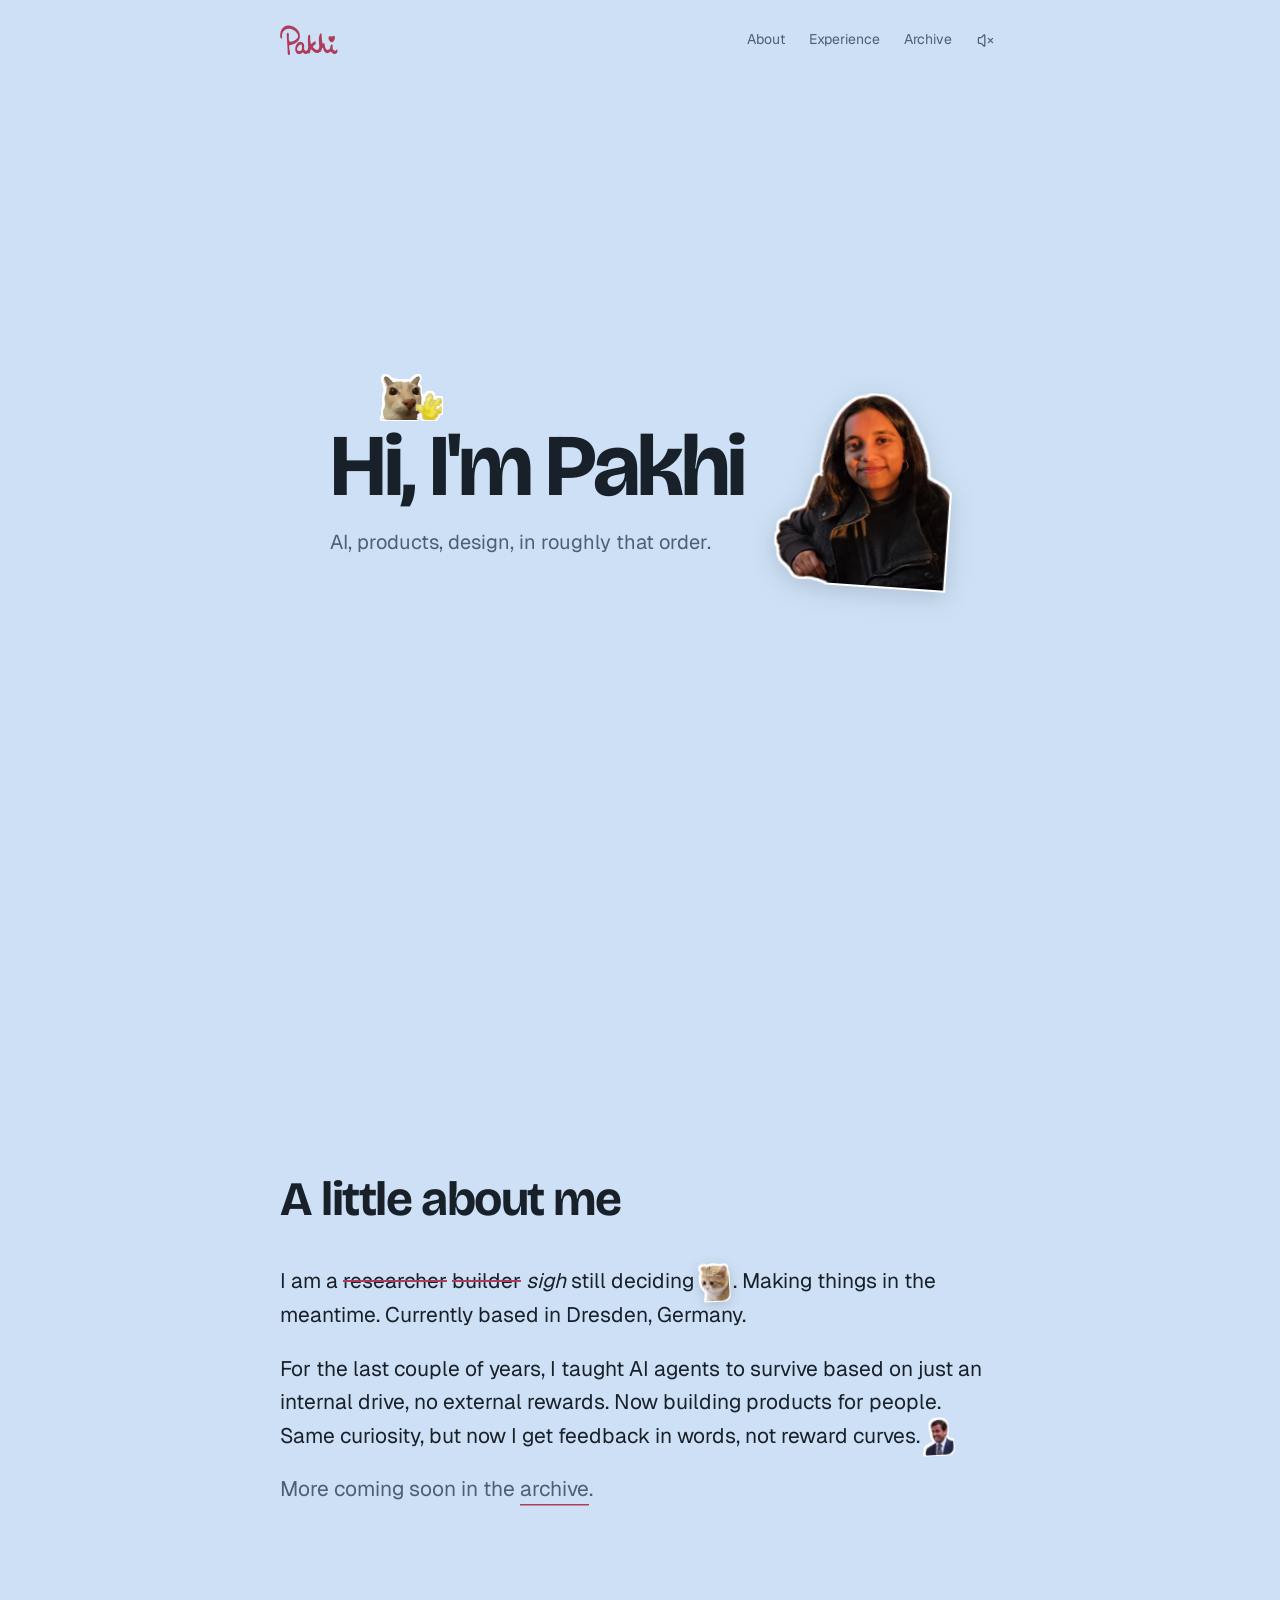
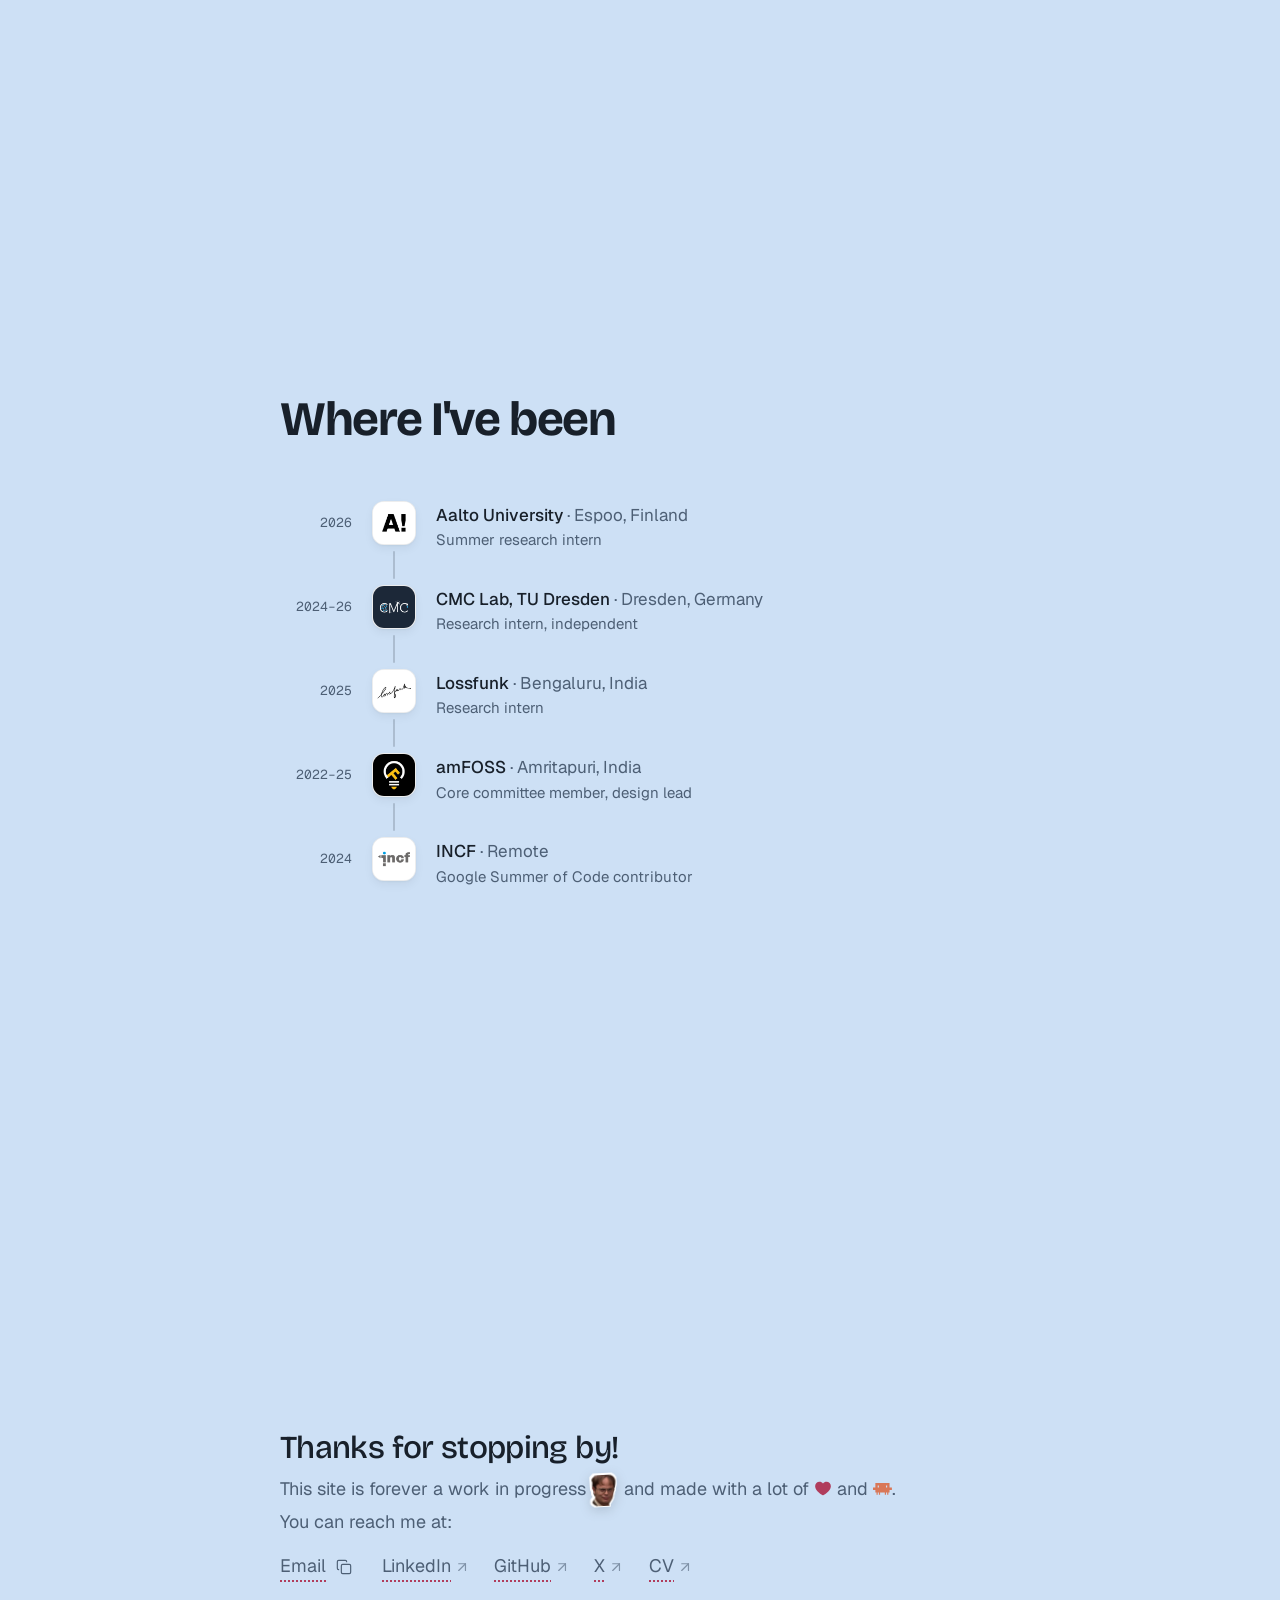
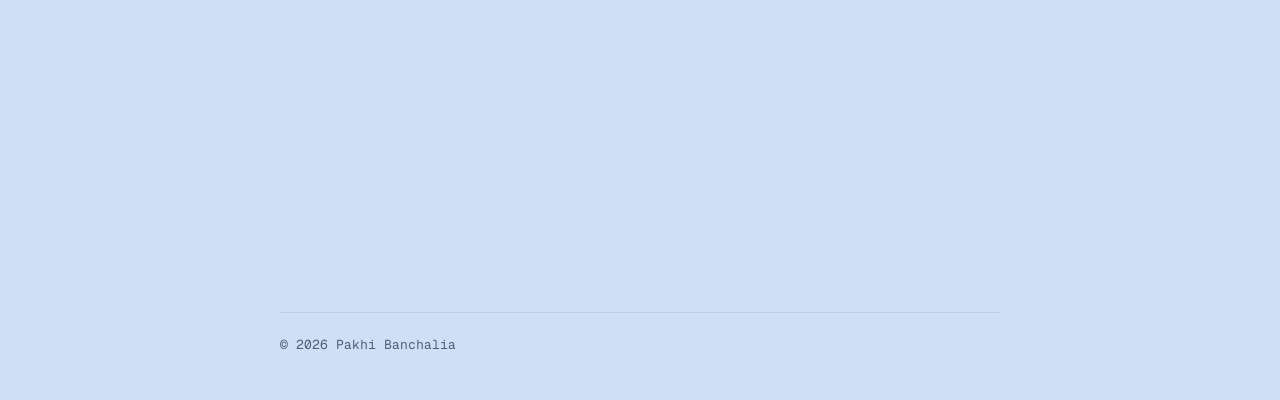
<file: index.html>
<!doctype html>
<html lang="en" data-palette="sky-rose">
<head>
  <meta charset="utf-8">
  <meta name="viewport" content="width=device-width, initial-scale=1">
  <link rel="icon" href="favicon.svg?v=6" type="image/svg+xml">
  <link rel="icon" href="favicon-32.png" sizes="32x32" type="image/png">
  <link rel="apple-touch-icon" href="apple-touch-icon.png">
  <title>Pakhi Banchalia</title>
  <meta name="description" content="Pakhi Banchalia's corner of the internet.">
  <link rel="preconnect" href="https://fonts.googleapis.com">
  <link rel="preconnect" href="https://fonts.gstatic.com" crossorigin>
  <link href="https://fonts.googleapis.com/css2?family=Bricolage+Grotesque:opsz,wdth,wght@12..96,75..100,400..800&family=Geist:wght@400;500&family=Geist+Mono&display=swap" rel="stylesheet">
  <link rel="stylesheet" href="styles.css?v=56">
  <script src="palette.js?v=5"></script>
  <script src="sfx.js?v=12" defer></script>
  <script src="nav.js?v=1" defer></script>
  <script src="music.js?v=11" defer></script>
  <script src="contact.js?v=3" defer></script>
  <script src="hello.js?v=7" defer></script>
</head>
<body>
  <header class="top">
    <a class="name" href="./" aria-label="Pakhi Banchalia, home"><svg class="sig" viewBox="0 0 762 423" fill="currentColor" aria-hidden="true"><path d="M0 0 C0.7 0.6 0.7 0.6 4.4 3.9 C5.7 5 6.9 6.1 8.2 7.2 C26.5 23.8 38.8 43.6 46.4 66.9 C47 68.6 47.5 70.4 48.1 72.1 C55 104.2 52.4 137 34.4 164.9 C32.1 167.2 29.8 169.6 27.4 171.9 C26.3 173.2 25.1 174.5 24 175.9 C-0.6 203.4 -34.1 215.4 -69.6 220.9 C-73.2 221.1 -76.8 221.3 -80.4 221.4 C-89.6 221.9 -89.6 221.9 -93.6 224.9 C-100.8 246.5 -94.9 280.2 -92.4 302.3 C-88.9 332.8 -88.9 332.8 -94.6 346.9 C-98.6 350.9 -98.6 350.9 -101.6 351.9 C-110.6 351.9 -110.6 351.9 -116.6 347.9 C-121.1 338.9 -121.7 333.5 -121.2 323.7 C-120.5 310.5 -120.5 297.2 -120.5 284 C-120.5 282.7 -120.5 282.7 -120.5 276.3 C-120.5 271 -120.5 265.7 -120.5 260.4 C-120.5 252.4 -120.5 244.4 -120.5 236.4 C-120.5 211.9 -120.6 187.5 -121.4 163 C-121.8 149.9 -121.8 136.9 -121.8 123.8 C-121.8 121.3 -121.8 118.7 -121.8 116.1 C-121.9 78.2 -121.9 78.2 -115.6 63.9 C-109.6 58.9 -109.6 58.9 -102.6 58.9 C-94.8 65.4 -94.1 70.2 -92.6 79.9 C-92.2 89.4 -93.3 98.5 -94.6 107.9 C-95.9 118 -95.9 127.8 -95.9 137.9 C-96 139.9 -96 141.9 -96 144 C-96 144.9 -96 144.9 -96.1 149.8 C-96.1 151.6 -96.1 153.3 -96.1 155.1 C-95.1 165 -89.3 171.2 -82.6 177.9 C-61.5 185 -35.8 172.6 -16.9 163.4 C-8 158.7 -1.2 152.5 5.8 145.5 C9.4 141.9 9.4 141.9 14.4 137.9 C24.6 124.7 28.1 113.6 27.4 96.9 C23.3 81.4 15.8 68.1 5.4 55.9 C4.1 54.3 2.7 52.6 1.4 50.9 C-12.8 36.7 -26.4 25.6 -44.6 16.9 C-47 15.7 -49.4 14.5 -51.8 13.2 C-77.9 2.3 -107.2 3.5 -133.6 12.9 C-143.3 17.3 -150 23.6 -157.6 30.9 C-159.2 32.2 -160.8 33.5 -162.4 34.8 C-170.6 42.9 -175.1 53.1 -178.6 63.9 C-179.3 66 -180 68.1 -180.8 70.3 C-183.9 81.5 -187.4 95.6 -183.6 106.9 C-183.4 114.6 -183.5 120.5 -185.6 127.9 C-186.3 128.6 -186.3 128.6 -189.6 131.9 C-195.6 131.9 -195.6 131.9 -202.6 125.9 C-211.9 109.1 -209.9 86 -205.6 67.9 C-205.4 65.9 -205.1 63.9 -204.8 61.8 C-198.9 27.8 -181 0.8 -153.6 -19.8 C-106.8 -50.3 -39.7 -34.9 0 0 Z " transform="translate(216.625,43.0625)"/><path d="M0 0 C8 1 8 1 13 6 C15 13.8 15.2 21.2 15.1 29.2 C15 30.4 15 30.4 15 36.3 C14.9 38.8 14.9 41.3 14.9 43.8 C14.7 64.2 15.5 83.8 18.2 104 C19.1 112.5 18.5 120.5 18 129 C20 133 20 133 22 134 C28 134 28 134 33 132 C41 132 41 132 46 136 C48.1 141.4 48.6 145.6 49.1 151.4 C49.3 153.4 49.6 155.5 49.8 157.6 C50.2 161.9 50.6 166.2 51 170.6 C51.1 171.6 51.1 171.6 51.6 176.8 C51.8 178.7 51.9 180.6 52.1 182.5 C54.5 197.2 61.6 208.6 72 219 C79.6 222.2 83.9 222.5 92 222 C107.1 215.3 114.3 206 121 191 C121.4 188.4 121.7 185.8 122.1 183.1 C124.2 173.2 128.1 159 137 153 C144 153 144 153 150 157 C156.8 170.7 153.7 185.6 151 200 C151 211.9 152.9 218.5 160.8 227.2 C168 233.7 174.7 237.6 184.4 238.6 C191.3 237.9 193.3 235.9 198 231 C203 226 203 226 207 225 C213 230 213 230 213.8 235.7 C212.1 251.7 207.2 265.5 195 276 C184.1 280.8 176.4 283 164.7 279.5 C147.7 272.7 138.2 264.3 128 249 C124 247 124 247 118 248 C117 248.8 117 248.8 111.9 252.7 C100.1 261.8 90.7 265.5 76 265 C60.1 262.2 49.3 253.1 39 241 C31.2 228.3 28.2 214.5 25.9 199.9 C25 195 25 195 22 192 C20 192 18 192 16 192 C12.9 196.4 12.9 196.4 10 202 C9.2 203.5 8.3 205 7.4 206.5 C5 212 5 212 2.5 221.1 C-0.7 232.4 -3 236.8 -13 243 C-13.9 243.1 -13.9 243.1 -18.4 243.4 C-25 244.1 -27.8 246.1 -33 250 C-41 255.4 -46 255.2 -55.6 255.3 C-57.8 255.3 -60.1 255.4 -62.4 255.4 C-82.3 254.1 -97.7 240.8 -111 227 C-113.7 223.7 -116.4 220.4 -119 217 C-123.7 212 -126.8 209.1 -133 206 C-135.3 206.3 -137.6 206.7 -140 207 C-144.1 215.9 -145.3 225.6 -147 235.1 C-148.8 243.7 -150.8 248.8 -157 255 C-164 257.8 -169.1 256.7 -176 254 C-183.4 254 -187.4 256.6 -194 260 C-205.2 262.8 -213.6 262 -224 257 C-231.5 251.4 -235.6 246.4 -241 239 C-243 238 -243 238 -249 238 C-253.8 240.9 -258.2 244.2 -262.8 247.6 C-275 255.6 -286.5 257.7 -301 257 C-314.6 253.8 -323.9 247.6 -332.4 236.6 C-345 214.2 -346.3 195.7 -341 171 C-340.8 170.1 -340.8 170.1 -340 165.8 C-334.7 140.4 -316.9 116.9 -295.6 102.3 C-284.3 95.6 -276.4 94.1 -263 95 C-251 98.5 -245.3 103.8 -238 114 C-236.5 115.2 -235 116.3 -233.4 117.5 C-227.6 122.1 -225.4 126.4 -223.8 133.6 C-222.3 148.1 -222.9 161.6 -225 176 C-225.7 191.6 -225.7 202.1 -216 215 C-209.9 219.8 -208 221 -200 221 C-188.4 215.2 -181.3 208.3 -175 197 C-171.1 183.3 -171.8 168.9 -171.8 154.8 C-171.7 151.1 -171.7 147.4 -171.7 143.8 C-171.6 138 -171.6 132.3 -171.5 126.6 C-171.5 121 -171.4 115.4 -171.4 109.9 C-171.4 108.2 -171.4 106.5 -171.4 104.8 C-171.2 92.7 -170.2 81 -169 69 C-168.8 65.1 -168.7 61.2 -168.6 57.2 C-167.9 40.4 -165.9 25.9 -156 12 C-154 11 -154 11 -146 11 C-139 17 -139 17 -137 26 C-137 29.6 -137.1 33.3 -137.3 36.9 C-137.4 38.7 -137.5 40.5 -137.6 42.4 C-137.9 46.2 -138.2 49.9 -138.5 53.6 C-140.1 71.6 -138.6 89.3 -136.8 107.2 C-136.5 109.3 -136.3 111.4 -136.1 113.5 C-134.5 128.5 -134.5 128.5 -130 133 C-122.3 130.4 -117.4 126 -111 121 C-108.7 119.3 -106.3 117.7 -103.9 116 C-97.4 111.3 -91.2 106.2 -85 101 C-81 99 -81 99 -75 100 C-67.1 109.5 -67.6 116.8 -68 129 C-72.4 137.9 -78.8 143.5 -87 149 C-90.7 152 -94.3 155 -98 158 C-99.3 159 -99.3 159 -106 164 C-108 167 -108 167 -108 173 C-96.7 190 -80 209.3 -60 216 C-50.2 216 -44.7 214.1 -37 208 C-21.7 188.4 -23.3 159.1 -25.6 135.1 C-28.1 95.3 -26.4 38.2 -5 4 C-3.4 2.7 -1.7 1.4 0 0 Z M-298 149 C-310.2 163.1 -319.9 177 -319 196 C-314.2 206.8 -310 213.3 -299 218 C-285.4 218.9 -275.9 216.2 -265 208 C-257.1 200.1 -254.3 195.8 -253.6 184.6 C-253.7 182.4 -253.8 180.2 -253.8 177.9 C-254 170.7 -253.9 164.2 -253 157 C-252.8 151 -252.8 145 -253 139 C-257 135 -257 135 -259 134 C-276 134 -285.1 138.2 -298 149 Z " transform="translate(541,133)"/><path d="M0 0 C6.3 4.2 9.2 7 12 14 C14.7 28.4 10.6 43.6 3 56 C1.7 57.7 0.4 59.3 -1 61 C-3 63.6 -5 66.3 -7 69 C-11.9 74.9 -17.5 81.5 -25 84 C-38.6 84 -47 79 -56.6 69.6 C-69 54.5 -72 42.8 -72 23 C-71.1 13.7 -70.3 11.4 -64 4 C-55 0.1 -48.3 0.6 -39 3 C-38.1 3.4 -38.1 3.4 -33.8 5.6 C-29 8 -29 8 -22 8 C-18.6 5.8 -15.3 3.4 -12 1 C-9 0 -9 0 0 0 Z " transform="translate(717,174)"/></svg></a>
    <nav aria-label="Main">
      <a class="wavy" href="#about">About</a>
      <a class="wavy" href="#experience">Experience</a>
      <a class="wavy soon" href="archive.html" data-soon>Archive</a>
          <div class="music">
        <button class="sound" type="button" aria-pressed="false" aria-label="Play music: chocolate milk"><svg class="icon i-off" viewBox="0 0 24 24" fill="none" stroke="currentColor" stroke-width="1.75" stroke-linecap="round" stroke-linejoin="round" aria-hidden="true"><path d="M11 4.702a.705.705 0 0 0-1.203-.498L6.413 7.587A1.4 1.4 0 0 1 5.416 8H3a1 1 0 0 0-1 1v6a1 1 0 0 0 1 1h2.416a1.4 1.4 0 0 1 .997.413l3.383 3.384A.705.705 0 0 0 11 19.298z"/><line x1="22" x2="16" y1="9" y2="15"/><line x1="16" x2="22" y1="9" y2="15"/></svg><svg class="icon i-on" viewBox="0 0 24 24" fill="none" stroke="currentColor" stroke-width="1.75" stroke-linecap="round" stroke-linejoin="round" aria-hidden="true"><path d="M11 4.702a.705.705 0 0 0-1.203-.498L6.413 7.587A1.4 1.4 0 0 1 5.416 8H3a1 1 0 0 0-1 1v6a1 1 0 0 0 1 1h2.416a1.4 1.4 0 0 1 .997.413l3.383 3.384A.705.705 0 0 0 11 19.298z"/><path d="M16 9a5 5 0 0 1 0 6"/><path d="M19.364 18.364a9 9 0 0 0 0-12.728"/></svg></button>
        <aside class="player" id="player" aria-label="Music player" aria-hidden="true">
        <div id="sp"></div>
      </aside>
      </div>
        <button class="burger" type="button" aria-expanded="false" aria-controls="menu" aria-label="Open menu"><svg class="icon" viewBox="0 0 24 24" fill="none" stroke="currentColor" stroke-width="1.75" stroke-linecap="round" aria-hidden="true"><line class="l1" x1="4" x2="20" y1="6" y2="6"/><line class="l2" x1="4" x2="20" y1="12" y2="12"/><line class="l3" x1="4" x2="20" y1="18" y2="18"/></svg></button>
    </nav>
  </header>

  <!-- phones: the menu button opens this over the page -->
  <div class="menu" id="menu" aria-hidden="true">
    <nav aria-label="Menu">
      <a href="#about">About</a>
      <a href="#experience">Experience</a>
      <a class="soon" href="archive.html" data-soon>Archive</a>
    </nav>
  </div>

  <main class="canvas">
    <div class="hello">
      <h1><span class="hi">Hi<span class="comma">,</span><img class="wave-m pic-anim" src="assets/helou.webp" alt="" width="200" height="147"></span> <span class="name">I'm Pakhi</span></h1>
      <img class="wave pic-anim" src="assets/helou.webp" alt="" width="200" height="147">
      <figure class="me">
        <img src="assets/pakhi-cutout.webp" alt="Pakhi, smiling, in a dark jacket" width="500" height="560">
      </figure>
      <p class="what">AI, products, design, in roughly that order.</p>
    </div>
  </main>

  <!-- Wireframe from here down: grey boxes stand in for real content. -->
  <section class="block" id="about">
    <header class="block-head">

      <h2>A little about me</h2>
    </header>
    <div class="about">
      <p>I am a <s>researcher</s> <s>builder</s> <em>sigh</em> still deciding<img class="pic pic-flip" src="assets/loading-cat.png" alt="An orange kitten with a loading spinner on its head" width="230" height="280">. Making things in the meantime. Currently based in Dresden, Germany.</p>
      <p>For the last couple of years, I taught AI agents to survive based on just an internal drive, no external rewards. Now building products for people. Same curiosity, but now I get feedback in words, not reward curves.<img class="pic pic-tuck pic-anim" src="assets/michael-scott.webp" alt="Michael Scott grimacing" width="160" height="171"></p>
      <p>More coming soon in the <a class="wavy lined soon" href="archive.html" data-soon>archive</a>.</p>
    </div>
  </section>

  <section class="block" id="experience">
    <header class="block-head">

      <h2>Where I've been</h2>
    </header>
    <ul class="roles">
      <li>
        <span class="when">2026</span>
        <span class="logo" aria-hidden="true"><img src="assets/logos/aalto.png" alt="" width="160" height="160"></span>
        <div class="entry">
          <div class="head">
            <span class="org"><a href="https://www.aalto.fi/en" target="_blank" rel="noreferrer">Aalto University</a> <span class="loc">· Espoo, Finland</span></span>
            <span class="title">Summer research intern</span>
          </div>
          <div class="more"><div class="inner"><p class="did">Worked on empowerment-based assistance in multi-agent RL: giving an assistant a real body in the environment and measuring how that changes the help it can give.</p></div></div>
        </div>
      </li>
      <li>
        <span class="when">2024–26</span>
        <span class="logo" aria-hidden="true"><img src="assets/logos/cmc.png" alt="" width="160" height="160"></span>
        <div class="entry">
          <div class="head">
            <span class="org"><a href="https://shervinsafavi.github.io/cmclab/" target="_blank" rel="noreferrer">CMC Lab</a>, TU Dresden <span class="loc">· Dresden, Germany</span></span>
            <span class="title">Research intern, independent</span>
          </div>
          <div class="more"><div class="inner"><p class="did">Designed RL agents with internal drives to see what they keep and generalise as their tasks change, then decoded movement and internal state from their network activity.</p><p class="refs"><a href="https://pure.mpg.de/pubman/faces/ViewItemOverviewPage.jsp?itemId=item_3681220" target="_blank" rel="noreferrer">Bernstein 2025</a> <span aria-hidden="true">·</span> <a href="https://brainconf.u-bordeaux.fr/assets/Group/24/BrainBody_Abstract_Book.pdf" target="_blank" rel="noreferrer">BrainBody 2025 talk</a></p></div></div>
        </div>
      </li>
      <li>
        <span class="when">2025</span>
        <span class="logo" aria-hidden="true"><img src="assets/logos/lossfunk.png" alt="" width="160" height="160"></span>
        <div class="entry">
          <div class="head">
            <span class="org"><a href="https://lossfunk.com/" target="_blank" rel="noreferrer">Lossfunk</a> <span class="loc">· Bengaluru, India</span></span>
            <span class="title">Research intern</span>
          </div>
          <div class="more"><div class="inner"><p class="did">Built agents in Crafter that have to juggle hunger, energy and safety, and tested how different drives and rewards change the way they explore and survive.</p></div></div>
        </div>
      </li>
      <li>
        <span class="when">2022–25</span>
        <span class="logo" aria-hidden="true"><img src="assets/logos/amfoss.png" alt="" width="160" height="160"></span>
        <div class="entry">
          <div class="head">
            <span class="org"><a href="https://amfoss.in/" target="_blank" rel="noreferrer">amFOSS</a> <span class="loc">· Amritapuri, India</span></span>
            <span class="title">Core committee member, design lead</span>
          </div>
          <div class="more"><div class="inner"><p class="did">Helped run a student open-source community: weekly project check-ins, nudging stalled work, and linking members with staff and the founder. Also led the design team, including the <a href="https://amfoss.in/" target="_blank" rel="noreferrer">amfoss.in</a> redesign.</p></div></div>
        </div>
      </li>
      <li>
        <span class="when">2024</span>
        <span class="logo" aria-hidden="true"><img src="assets/logos/incf.png" alt="" width="160" height="160"></span>
        <div class="entry">
          <div class="head">
            <span class="org"><a href="https://www.incf.org/" target="_blank" rel="noreferrer">INCF</a> <span class="loc">· Remote</span></span>
            <span class="title"><a href="https://summerofcode.withgoogle.com/archive/2024/projects/TcBeD9Pl" target="_blank" rel="noreferrer">Google Summer of Code</a> contributor</span>
          </div>
          <div class="more"><div class="inner"><p class="did">Grew a worm embryo cell by cell with a graph neural cellular automaton, learning where each new cell sits in 3D as it divides. Also turned the embryo data into interactive maps, released as <a href="https://github.com/DevoLearn/DevoGraph/tree/main/Growing-GNN" target="_blank" rel="noreferrer">open-source code</a>.</p><p class="refs"><a href="https://medium.com/orel-group/developing-adaptive-neural-networks-growing-graphs-for-dynamic-data-representation-286d9ad6c24c" target="_blank" rel="noreferrer">Write-up on Medium</a></p></div></div>
        </div>
      </li>
    </ul>
  </section>

  <section class="block contact" id="contact">
    <h2 class="say">Thanks for stopping by!</h2>
    <p class="thanks">This site is forever a work in progress<img class="pic" src="assets/dwight.webp" alt="" width="200" height="247"> and made with a lot of <svg class="ph-heart" viewBox="0 0 256 256" fill="currentColor" aria-hidden="true"><path d="M240,102c0,70-103.79,126.66-108.21,129a8,8,0,0,1-7.58,0C119.79,228.66,16,172,16,102A62.07,62.07,0,0,1,78,40c20.65,0,38.73,8.88,50,23.89C139.27,48.88,157.35,40,178,40A62.07,62.07,0,0,1,240,102Z"/></svg> and <svg class="mascot" viewBox="0 0 24 24" aria-hidden="true"><path fill="#D97757" fill-rule="evenodd" clip-rule="evenodd" d="M20.998 10.949H24v3.102h-3v3.028h-1.487V20H18v-2.921h-1.487V20H15v-2.921H9V20H7.488v-2.921H6V20H4.487v-2.921H3V14.05H0V10.95h3V5h17.998v5.949zM6 10.949h1.488V8.102H6v2.847zm10.51 0H18V8.102h-1.49v2.847z"/></svg>.</p>
    <p class="thanks reach">You can reach me at:</p>
    <p class="links"><span class="email"><a href="mailto:pakhibanchalia24@gmail.com"><span class="t">Email</span></a><button class="copy" type="button" data-copy="pakhibanchalia24@gmail.com" aria-label="Copy email address"><svg class="icon i-copy" viewBox="0 0 24 24" fill="none" stroke="currentColor" stroke-width="1.75" stroke-linecap="round" stroke-linejoin="round" aria-hidden="true"><rect width="14" height="14" x="8" y="8" rx="2" ry="2"/><path d="M4 16c-1.1 0-2-.9-2-2V4c0-1.1.9-2 2-2h10c1.1 0 2 .9 2 2"/></svg><svg class="icon i-done" viewBox="0 0 24 24" fill="none" stroke="currentColor" stroke-width="1.75" stroke-linecap="round" stroke-linejoin="round" aria-hidden="true"><path d="M20 6 9 17l-5-5"/></svg><span class="copied" aria-live="polite"></span></button></span><a href="https://www.linkedin.com/in/pakhibanchalia/" target="_blank" rel="noreferrer"><span class="t">LinkedIn</span> <svg class="icon" viewBox="0 0 24 24" fill="none" stroke="currentColor" stroke-width="1.75" stroke-linecap="round" stroke-linejoin="round" aria-hidden="true"><path d="M7 7h10v10"/><path d="M7 17 17 7"/></svg></a><a href="https://github.com/PakhiBanchalia" target="_blank" rel="noreferrer"><span class="t">GitHub</span> <svg class="icon" viewBox="0 0 24 24" fill="none" stroke="currentColor" stroke-width="1.75" stroke-linecap="round" stroke-linejoin="round" aria-hidden="true"><path d="M7 7h10v10"/><path d="M7 17 17 7"/></svg></a><a href="https://x.com/PakhiBanchalia" target="_blank" rel="noreferrer"><span class="t">X</span> <svg class="icon" viewBox="0 0 24 24" fill="none" stroke="currentColor" stroke-width="1.75" stroke-linecap="round" stroke-linejoin="round" aria-hidden="true"><path d="M7 7h10v10"/><path d="M7 17 17 7"/></svg></a><a href="https://pakhibanchalia.github.io/cv/" target="_blank" rel="noreferrer"><span class="t">CV</span> <svg class="icon" viewBox="0 0 24 24" fill="none" stroke="currentColor" stroke-width="1.75" stroke-linecap="round" stroke-linejoin="round" aria-hidden="true"><path d="M7 7h10v10"/><path d="M7 17 17 7"/></svg></a></p>
  </section>

  <footer class="foot">
    <span>© 2026 Pakhi Banchalia</span>
  </footer>
</body>
</html>
</file>
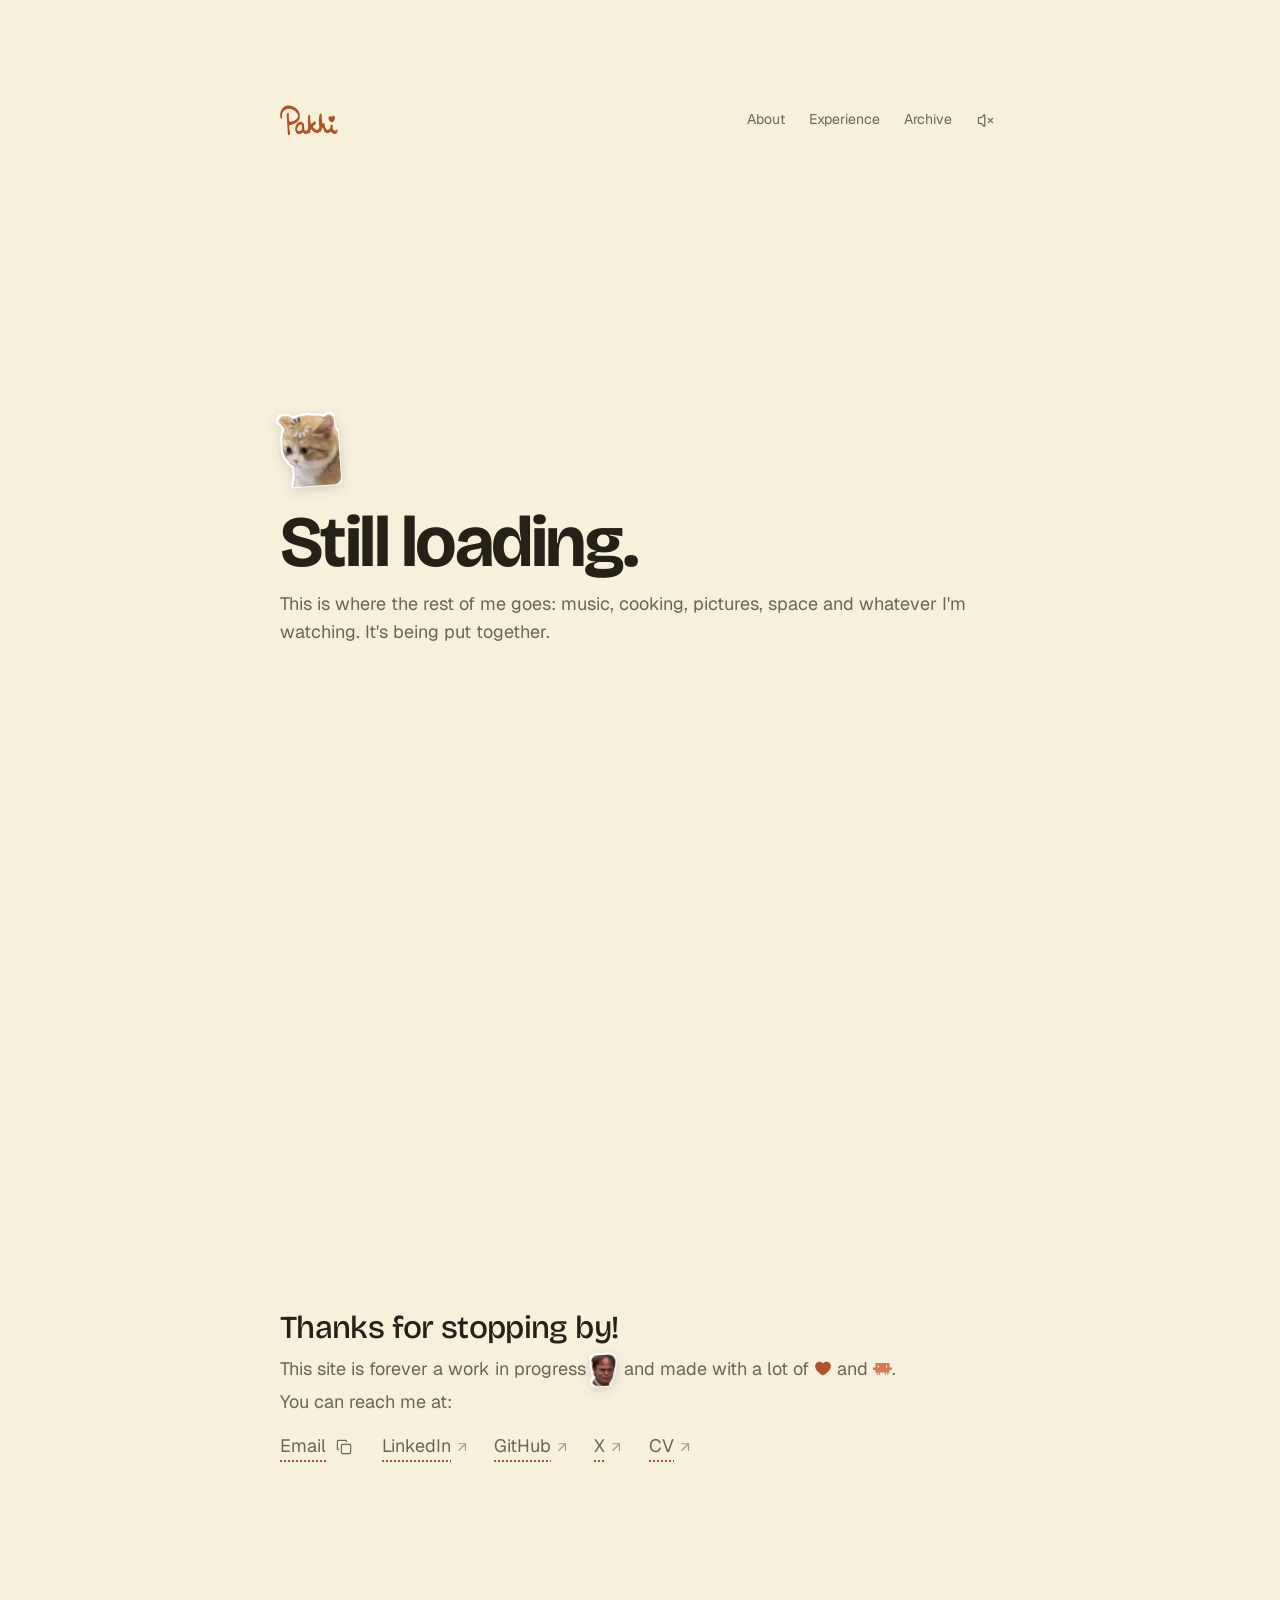
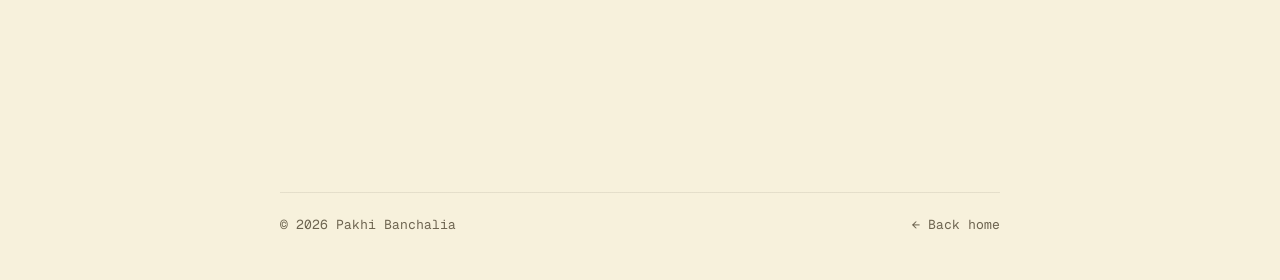
<file: archive.html>
<!doctype html>
<html lang="en" data-palette="butter">
<head>
  <meta charset="utf-8">
  <meta name="viewport" content="width=device-width, initial-scale=1">
  <link rel="icon" href="favicon.svg?v=6" type="image/svg+xml">
  <link rel="icon" href="favicon-32.png" sizes="32x32" type="image/png">
  <link rel="apple-touch-icon" href="apple-touch-icon.png">
  <title>Archive · Pakhi Banchalia</title>
  <meta name="description" content="The rest of me, coming soon.">
  <link rel="preconnect" href="https://fonts.googleapis.com">
  <link rel="preconnect" href="https://fonts.gstatic.com" crossorigin>
  <link href="https://fonts.googleapis.com/css2?family=Bricolage+Grotesque:opsz,wdth,wght@12..96,75..100,400..800&family=Geist:wght@400;500&family=Geist+Mono&display=swap" rel="stylesheet">
  <link rel="stylesheet" href="styles.css?v=56">
  <script src="palette.js?v=5"></script>
  <script src="sfx.js?v=12" defer></script>
  <script src="nav.js?v=1" defer></script>
  <script src="music.js?v=11" defer></script>
  <script src="contact.js?v=3" defer></script>
</head>
<body>
  <header class="top">
    <a class="name" href="./" aria-label="Pakhi Banchalia, home"><svg class="sig" viewBox="0 0 762 423" fill="currentColor" aria-hidden="true"><path d="M0 0 C0.7 0.6 0.7 0.6 4.4 3.9 C5.7 5 6.9 6.1 8.2 7.2 C26.5 23.8 38.8 43.6 46.4 66.9 C47 68.6 47.5 70.4 48.1 72.1 C55 104.2 52.4 137 34.4 164.9 C32.1 167.2 29.8 169.6 27.4 171.9 C26.3 173.2 25.1 174.5 24 175.9 C-0.6 203.4 -34.1 215.4 -69.6 220.9 C-73.2 221.1 -76.8 221.3 -80.4 221.4 C-89.6 221.9 -89.6 221.9 -93.6 224.9 C-100.8 246.5 -94.9 280.2 -92.4 302.3 C-88.9 332.8 -88.9 332.8 -94.6 346.9 C-98.6 350.9 -98.6 350.9 -101.6 351.9 C-110.6 351.9 -110.6 351.9 -116.6 347.9 C-121.1 338.9 -121.7 333.5 -121.2 323.7 C-120.5 310.5 -120.5 297.2 -120.5 284 C-120.5 282.7 -120.5 282.7 -120.5 276.3 C-120.5 271 -120.5 265.7 -120.5 260.4 C-120.5 252.4 -120.5 244.4 -120.5 236.4 C-120.5 211.9 -120.6 187.5 -121.4 163 C-121.8 149.9 -121.8 136.9 -121.8 123.8 C-121.8 121.3 -121.8 118.7 -121.8 116.1 C-121.9 78.2 -121.9 78.2 -115.6 63.9 C-109.6 58.9 -109.6 58.9 -102.6 58.9 C-94.8 65.4 -94.1 70.2 -92.6 79.9 C-92.2 89.4 -93.3 98.5 -94.6 107.9 C-95.9 118 -95.9 127.8 -95.9 137.9 C-96 139.9 -96 141.9 -96 144 C-96 144.9 -96 144.9 -96.1 149.8 C-96.1 151.6 -96.1 153.3 -96.1 155.1 C-95.1 165 -89.3 171.2 -82.6 177.9 C-61.5 185 -35.8 172.6 -16.9 163.4 C-8 158.7 -1.2 152.5 5.8 145.5 C9.4 141.9 9.4 141.9 14.4 137.9 C24.6 124.7 28.1 113.6 27.4 96.9 C23.3 81.4 15.8 68.1 5.4 55.9 C4.1 54.3 2.7 52.6 1.4 50.9 C-12.8 36.7 -26.4 25.6 -44.6 16.9 C-47 15.7 -49.4 14.5 -51.8 13.2 C-77.9 2.3 -107.2 3.5 -133.6 12.9 C-143.3 17.3 -150 23.6 -157.6 30.9 C-159.2 32.2 -160.8 33.5 -162.4 34.8 C-170.6 42.9 -175.1 53.1 -178.6 63.9 C-179.3 66 -180 68.1 -180.8 70.3 C-183.9 81.5 -187.4 95.6 -183.6 106.9 C-183.4 114.6 -183.5 120.5 -185.6 127.9 C-186.3 128.6 -186.3 128.6 -189.6 131.9 C-195.6 131.9 -195.6 131.9 -202.6 125.9 C-211.9 109.1 -209.9 86 -205.6 67.9 C-205.4 65.9 -205.1 63.9 -204.8 61.8 C-198.9 27.8 -181 0.8 -153.6 -19.8 C-106.8 -50.3 -39.7 -34.9 0 0 Z " transform="translate(216.625,43.0625)"/><path d="M0 0 C8 1 8 1 13 6 C15 13.8 15.2 21.2 15.1 29.2 C15 30.4 15 30.4 15 36.3 C14.9 38.8 14.9 41.3 14.9 43.8 C14.7 64.2 15.5 83.8 18.2 104 C19.1 112.5 18.5 120.5 18 129 C20 133 20 133 22 134 C28 134 28 134 33 132 C41 132 41 132 46 136 C48.1 141.4 48.6 145.6 49.1 151.4 C49.3 153.4 49.6 155.5 49.8 157.6 C50.2 161.9 50.6 166.2 51 170.6 C51.1 171.6 51.1 171.6 51.6 176.8 C51.8 178.7 51.9 180.6 52.1 182.5 C54.5 197.2 61.6 208.6 72 219 C79.6 222.2 83.9 222.5 92 222 C107.1 215.3 114.3 206 121 191 C121.4 188.4 121.7 185.8 122.1 183.1 C124.2 173.2 128.1 159 137 153 C144 153 144 153 150 157 C156.8 170.7 153.7 185.6 151 200 C151 211.9 152.9 218.5 160.8 227.2 C168 233.7 174.7 237.6 184.4 238.6 C191.3 237.9 193.3 235.9 198 231 C203 226 203 226 207 225 C213 230 213 230 213.8 235.7 C212.1 251.7 207.2 265.5 195 276 C184.1 280.8 176.4 283 164.7 279.5 C147.7 272.7 138.2 264.3 128 249 C124 247 124 247 118 248 C117 248.8 117 248.8 111.9 252.7 C100.1 261.8 90.7 265.5 76 265 C60.1 262.2 49.3 253.1 39 241 C31.2 228.3 28.2 214.5 25.9 199.9 C25 195 25 195 22 192 C20 192 18 192 16 192 C12.9 196.4 12.9 196.4 10 202 C9.2 203.5 8.3 205 7.4 206.5 C5 212 5 212 2.5 221.1 C-0.7 232.4 -3 236.8 -13 243 C-13.9 243.1 -13.9 243.1 -18.4 243.4 C-25 244.1 -27.8 246.1 -33 250 C-41 255.4 -46 255.2 -55.6 255.3 C-57.8 255.3 -60.1 255.4 -62.4 255.4 C-82.3 254.1 -97.7 240.8 -111 227 C-113.7 223.7 -116.4 220.4 -119 217 C-123.7 212 -126.8 209.1 -133 206 C-135.3 206.3 -137.6 206.7 -140 207 C-144.1 215.9 -145.3 225.6 -147 235.1 C-148.8 243.7 -150.8 248.8 -157 255 C-164 257.8 -169.1 256.7 -176 254 C-183.4 254 -187.4 256.6 -194 260 C-205.2 262.8 -213.6 262 -224 257 C-231.5 251.4 -235.6 246.4 -241 239 C-243 238 -243 238 -249 238 C-253.8 240.9 -258.2 244.2 -262.8 247.6 C-275 255.6 -286.5 257.7 -301 257 C-314.6 253.8 -323.9 247.6 -332.4 236.6 C-345 214.2 -346.3 195.7 -341 171 C-340.8 170.1 -340.8 170.1 -340 165.8 C-334.7 140.4 -316.9 116.9 -295.6 102.3 C-284.3 95.6 -276.4 94.1 -263 95 C-251 98.5 -245.3 103.8 -238 114 C-236.5 115.2 -235 116.3 -233.4 117.5 C-227.6 122.1 -225.4 126.4 -223.8 133.6 C-222.3 148.1 -222.9 161.6 -225 176 C-225.7 191.6 -225.7 202.1 -216 215 C-209.9 219.8 -208 221 -200 221 C-188.4 215.2 -181.3 208.3 -175 197 C-171.1 183.3 -171.8 168.9 -171.8 154.8 C-171.7 151.1 -171.7 147.4 -171.7 143.8 C-171.6 138 -171.6 132.3 -171.5 126.6 C-171.5 121 -171.4 115.4 -171.4 109.9 C-171.4 108.2 -171.4 106.5 -171.4 104.8 C-171.2 92.7 -170.2 81 -169 69 C-168.8 65.1 -168.7 61.2 -168.6 57.2 C-167.9 40.4 -165.9 25.9 -156 12 C-154 11 -154 11 -146 11 C-139 17 -139 17 -137 26 C-137 29.6 -137.1 33.3 -137.3 36.9 C-137.4 38.7 -137.5 40.5 -137.6 42.4 C-137.9 46.2 -138.2 49.9 -138.5 53.6 C-140.1 71.6 -138.6 89.3 -136.8 107.2 C-136.5 109.3 -136.3 111.4 -136.1 113.5 C-134.5 128.5 -134.5 128.5 -130 133 C-122.3 130.4 -117.4 126 -111 121 C-108.7 119.3 -106.3 117.7 -103.9 116 C-97.4 111.3 -91.2 106.2 -85 101 C-81 99 -81 99 -75 100 C-67.1 109.5 -67.6 116.8 -68 129 C-72.4 137.9 -78.8 143.5 -87 149 C-90.7 152 -94.3 155 -98 158 C-99.3 159 -99.3 159 -106 164 C-108 167 -108 167 -108 173 C-96.7 190 -80 209.3 -60 216 C-50.2 216 -44.7 214.1 -37 208 C-21.7 188.4 -23.3 159.1 -25.6 135.1 C-28.1 95.3 -26.4 38.2 -5 4 C-3.4 2.7 -1.7 1.4 0 0 Z M-298 149 C-310.2 163.1 -319.9 177 -319 196 C-314.2 206.8 -310 213.3 -299 218 C-285.4 218.9 -275.9 216.2 -265 208 C-257.1 200.1 -254.3 195.8 -253.6 184.6 C-253.7 182.4 -253.8 180.2 -253.8 177.9 C-254 170.7 -253.9 164.2 -253 157 C-252.8 151 -252.8 145 -253 139 C-257 135 -257 135 -259 134 C-276 134 -285.1 138.2 -298 149 Z " transform="translate(541,133)"/><path d="M0 0 C6.3 4.2 9.2 7 12 14 C14.7 28.4 10.6 43.6 3 56 C1.7 57.7 0.4 59.3 -1 61 C-3 63.6 -5 66.3 -7 69 C-11.9 74.9 -17.5 81.5 -25 84 C-38.6 84 -47 79 -56.6 69.6 C-69 54.5 -72 42.8 -72 23 C-71.1 13.7 -70.3 11.4 -64 4 C-55 0.1 -48.3 0.6 -39 3 C-38.1 3.4 -38.1 3.4 -33.8 5.6 C-29 8 -29 8 -22 8 C-18.6 5.8 -15.3 3.4 -12 1 C-9 0 -9 0 0 0 Z " transform="translate(717,174)"/></svg></a>
    <nav aria-label="Main">
      <a class="wavy" href="./#about">About</a>
      <a class="wavy" href="./#experience">Experience</a>
      <a class="wavy" href="archive.html" aria-current="page">Archive</a>
          <div class="music">
        <button class="sound" type="button" aria-pressed="false" aria-label="Play music: chocolate milk"><svg class="icon i-off" viewBox="0 0 24 24" fill="none" stroke="currentColor" stroke-width="1.75" stroke-linecap="round" stroke-linejoin="round" aria-hidden="true"><path d="M11 4.702a.705.705 0 0 0-1.203-.498L6.413 7.587A1.4 1.4 0 0 1 5.416 8H3a1 1 0 0 0-1 1v6a1 1 0 0 0 1 1h2.416a1.4 1.4 0 0 1 .997.413l3.383 3.384A.705.705 0 0 0 11 19.298z"/><line x1="22" x2="16" y1="9" y2="15"/><line x1="16" x2="22" y1="9" y2="15"/></svg><svg class="icon i-on" viewBox="0 0 24 24" fill="none" stroke="currentColor" stroke-width="1.75" stroke-linecap="round" stroke-linejoin="round" aria-hidden="true"><path d="M11 4.702a.705.705 0 0 0-1.203-.498L6.413 7.587A1.4 1.4 0 0 1 5.416 8H3a1 1 0 0 0-1 1v6a1 1 0 0 0 1 1h2.416a1.4 1.4 0 0 1 .997.413l3.383 3.384A.705.705 0 0 0 11 19.298z"/><path d="M16 9a5 5 0 0 1 0 6"/><path d="M19.364 18.364a9 9 0 0 0 0-12.728"/></svg></button>
        <aside class="player" id="player" aria-label="Music player" aria-hidden="true">
        <div id="sp"></div>
      </aside>
      </div>
        <button class="burger" type="button" aria-expanded="false" aria-controls="menu" aria-label="Open menu"><svg class="icon" viewBox="0 0 24 24" fill="none" stroke="currentColor" stroke-width="1.75" stroke-linecap="round" aria-hidden="true"><line class="l1" x1="4" x2="20" y1="6" y2="6"/><line class="l2" x1="4" x2="20" y1="12" y2="12"/><line class="l3" x1="4" x2="20" y1="18" y2="18"/></svg></button>
    </nav>
  </header>

  <!-- phones: the menu button opens this over the page -->
  <div class="menu" id="menu" aria-hidden="true">
    <nav aria-label="Menu">
      <a href="./#about">About</a>
      <a href="./#experience">Experience</a>
      <a href="archive.html" aria-current="page">Archive</a>
    </nav>
  </div>

  <main class="block construction">
    <img class="pic" src="assets/loading-cat.png" alt="An orange kitten with a loading spinner on its head" width="230" height="280">
    <h1>Still loading.</h1>
    <p class="lede">This is where the rest of me goes: music, cooking, pictures, space and whatever I'm watching. It's being put together.</p>
  </main>

  <section class="block contact">
    <h2 class="say">Thanks for stopping by!</h2>
    <p class="thanks">This site is forever a work in progress<img class="pic" src="assets/dwight.webp" alt="" width="200" height="247"> and made with a lot of <svg class="ph-heart" viewBox="0 0 256 256" fill="currentColor" aria-hidden="true"><path d="M240,102c0,70-103.79,126.66-108.21,129a8,8,0,0,1-7.58,0C119.79,228.66,16,172,16,102A62.07,62.07,0,0,1,78,40c20.65,0,38.73,8.88,50,23.89C139.27,48.88,157.35,40,178,40A62.07,62.07,0,0,1,240,102Z"/></svg> and <svg class="mascot" viewBox="0 0 24 24" aria-hidden="true"><path fill="#D97757" fill-rule="evenodd" clip-rule="evenodd" d="M20.998 10.949H24v3.102h-3v3.028h-1.487V20H18v-2.921h-1.487V20H15v-2.921H9V20H7.488v-2.921H6V20H4.487v-2.921H3V14.05H0V10.95h3V5h17.998v5.949zM6 10.949h1.488V8.102H6v2.847zm10.51 0H18V8.102h-1.49v2.847z"/></svg>.</p>
    <p class="thanks reach">You can reach me at:</p>
    <p class="links"><span class="email"><a href="mailto:pakhibanchalia24@gmail.com"><span class="t">Email</span></a><button class="copy" type="button" data-copy="pakhibanchalia24@gmail.com" aria-label="Copy email address"><svg class="icon i-copy" viewBox="0 0 24 24" fill="none" stroke="currentColor" stroke-width="1.75" stroke-linecap="round" stroke-linejoin="round" aria-hidden="true"><rect width="14" height="14" x="8" y="8" rx="2" ry="2"/><path d="M4 16c-1.1 0-2-.9-2-2V4c0-1.1.9-2 2-2h10c1.1 0 2 .9 2 2"/></svg><svg class="icon i-done" viewBox="0 0 24 24" fill="none" stroke="currentColor" stroke-width="1.75" stroke-linecap="round" stroke-linejoin="round" aria-hidden="true"><path d="M20 6 9 17l-5-5"/></svg><span class="copied" aria-live="polite"></span></button></span><a href="https://www.linkedin.com/in/pakhibanchalia/" target="_blank" rel="noreferrer"><span class="t">LinkedIn</span> <svg class="icon" viewBox="0 0 24 24" fill="none" stroke="currentColor" stroke-width="1.75" stroke-linecap="round" stroke-linejoin="round" aria-hidden="true"><path d="M7 7h10v10"/><path d="M7 17 17 7"/></svg></a><a href="https://github.com/PakhiBanchalia" target="_blank" rel="noreferrer"><span class="t">GitHub</span> <svg class="icon" viewBox="0 0 24 24" fill="none" stroke="currentColor" stroke-width="1.75" stroke-linecap="round" stroke-linejoin="round" aria-hidden="true"><path d="M7 7h10v10"/><path d="M7 17 17 7"/></svg></a><a href="https://x.com/PakhiBanchalia" target="_blank" rel="noreferrer"><span class="t">X</span> <svg class="icon" viewBox="0 0 24 24" fill="none" stroke="currentColor" stroke-width="1.75" stroke-linecap="round" stroke-linejoin="round" aria-hidden="true"><path d="M7 7h10v10"/><path d="M7 17 17 7"/></svg></a><a href="https://pakhibanchalia.github.io/cv/" target="_blank" rel="noreferrer"><span class="t">CV</span> <svg class="icon" viewBox="0 0 24 24" fill="none" stroke="currentColor" stroke-width="1.75" stroke-linecap="round" stroke-linejoin="round" aria-hidden="true"><path d="M7 7h10v10"/><path d="M7 17 17 7"/></svg></a></p>
  </section>

  <footer class="foot">
    <span>© 2026 Pakhi Banchalia</span>
    <a class="wavy" href="./"><span aria-hidden="true">←</span> Back home</a>
  </footer>
</body>
</html>
</file>
<file: styles.css>
:root {
  --display: "Bricolage Grotesque", "Geist", system-ui, sans-serif;
  --text: "Geist", system-ui, sans-serif;
  --mono: "Geist Mono", ui-monospace, monospace;

  /* One column for the whole site: header, sections and footer share it. */
  --page: 720px;
  --top-h: 80px;    /* navbar height */
  --foot-h: 88px;   /* footer height */
  --gutter: 32px;
}

/* Palettes. Everything on the site uses these four tokens, never a raw colour,
   so the background can be decided at the end. Soft and accent are tuned per
   palette to stay at 4.5:1 or better against the paper. */
:root,
[data-palette="off-white"]   { --paper: #faf9f6; --ink: #1d1c1a; --soft: #6c6862; --accent: #3c63d6; }
[data-palette="baby-blue"]   { --paper: #e5eef6; --ink: #1a2028; --soft: #566577; --accent: #2f5ea8; }
[data-palette="powder-blue"] { --paper: #d6e5f1; --ink: #18202a; --soft: #4f6073; --accent: #24548f; }
[data-palette="butter"]      { --paper: #f7f1dc; --ink: #262116; --soft: #6d6450; --accent: #b0522a; }
[data-palette="blush"]       { --paper: #f6e8e5; --ink: #28201f; --soft: #73605d; --accent: #b03c5c; }
[data-palette="lavender"]    { --paper: #ebe8f4; --ink: #1f1d28; --soft: #625e75; --accent: #5a48b2; }
[data-palette="peach"]       { --paper: #f9e9de; --ink: #2a1f19; --soft: #76604f; --accent: #a2421c; }
[data-palette="mint"]        { --paper: #e3f2eb; --ink: #17231d; --soft: #53685d; --accent: #25775a; }
[data-palette="mint-rose"]   { --paper: #e3f2eb; --ink: #17231d; --soft: #53685d; --accent: #b03c5c; }
[data-palette="blue-rose"]   { --paper: #d6e5f1; --ink: #18202a; --soft: #4f6073; --accent: #b03c5c; }
[data-palette="sky-rose"]    { --paper: #cde0f5; --ink: #18202a; --soft: #4d5f75; --accent: #b03c5c; }
[data-palette="oat"]         { --paper: #efebe3; --ink: #221e19; --soft: #655d52; --accent: #7a4a2c; }

:root { --line: color-mix(in srgb, var(--ink) 9%, transparent); }

* { box-sizing: border-box; }

html { background: var(--paper); }

body {
  margin: 0;
  color: var(--ink);
  font-family: var(--text);
  font-size: 16px;
  line-height: 1.55;
  -webkit-font-smoothing: antialiased;
}

a { color: inherit; text-decoration: none; }

/* The navbar stays at the top as you scroll: it slips away while you scroll
   down and comes back as soon as you scroll up (nav.js sets .hide). Once the
   page has moved, it gets a foggy glass background. */
.top {
  position: sticky;
  top: 0;
  z-index: 40;
  display: flex;
  justify-content: space-between;
  align-items: center;
  gap: 8px 20px;
  /* full width for the glass, content lined up with the page column */
  padding: 24px max(var(--gutter), calc((100% - var(--page)) / 2));
  font-size: 14px;
  transition: transform 0.4s cubic-bezier(0.22, 1, 0.36, 1);
}
/* the glass is its own layer, so the menu (fixed) isn't trapped inside it */
.top::before {
  content: "";
  position: absolute;
  inset: 0;
  z-index: -1;
  background: color-mix(in srgb, var(--paper) 55%, transparent);
  -webkit-backdrop-filter: blur(14px) saturate(1.3);
          backdrop-filter: blur(14px) saturate(1.3);
  /* no edge: the fog thins out towards the bottom and melts into the page */
  -webkit-mask: linear-gradient(to bottom, #000 55%, transparent);
          mask: linear-gradient(to bottom, #000 55%, transparent);
  bottom: -16px;
  opacity: 0;
  transition: opacity 0.3s ease;
}
.top.scrolled::before { opacity: 1; }
.top.hide { transform: translateY(-100%); }
.top.hide .player { opacity: 0; }
/* under the open menu the bar is see-through: the menu is the glass now */
.top.menu-open::before { opacity: 0; }

.top .name { display: block; white-space: nowrap; color: var(--accent); }
/* my handwritten name, traced into a vector so it takes the palette's ink colour */
.top .sig { display: block; height: 32px; width: auto; transform: rotate(-3deg); transform-origin: 50% 60%; }
/* hover or tap (.swing, added by sfx.js so it always plays through): rocks like
   a see-saw around its middle (one end up, then the other), then settles back to its tilt */
.top .sig.swing, .top .name:focus-visible .sig { animation: name-swing 1.4s ease-in-out; }
@keyframes name-swing {
  0%, 100% { transform: rotate(-3deg); }
  18% { transform: rotate(-10deg); }
  40% { transform: rotate(5deg); }
  62% { transform: rotate(-7deg); }
  82% { transform: rotate(1deg); }
}
@media (prefers-reduced-motion: reduce) { .top .sig.swing { animation: none; } }
.top nav { display: flex; gap: 24px; }
.top nav a { color: var(--soft); transition: color 0.2s; }
@media (hover: hover) { .top nav a:hover { color: var(--ink); } }
.top nav { align-items: center; }
/* same room above as the wave line has below, so the words sit level with the speaker */
.top nav .wavy { padding-top: 5px; }

/* Music toggle: mic-off until playing. Hovering shows what's playing. */
.sound {
  position: relative;
  display: grid;
  place-items: center;
  width: 30px;
  height: 30px;
  margin-left: -6px;
  padding: 0;
  border: 0;
  border-radius: 50%;
  background: none;
  color: var(--soft);
  cursor: pointer;
  transition: color 0.2s, background 0.2s;
}
@media (hover: hover) { .sound:hover { color: var(--ink); background: color-mix(in srgb, var(--ink) 7%, transparent); } }
.sound:focus-visible { outline: 2px solid var(--accent); outline-offset: 2px; }
.sound .icon { grid-area: 1 / 1; width: 17px; height: 17px; }
.sound .i-on, .sound[aria-pressed="true"] .i-off { display: none; }
.sound[aria-pressed="true"] .i-on { display: block; }
.sound[aria-pressed="true"] { color: var(--accent); }


/* Music player: Spotify's own compact player, dropping down under the speaker.
   Shows while the music plays, and as a preview when hovering the speaker (or
   tabbing to it). Clicks inside the player don't keep it up once the mouse leaves. */
.music { position: relative; }
.player {
  position: absolute;
  top: calc(100% + 10px);
  right: -6px;
  z-index: 50;
  width: min(300px, calc(100vw - 32px));
  height: 80px;
  border-radius: 12px;
  box-shadow: 0 12px 28px color-mix(in srgb, var(--ink) 16%, transparent);
  opacity: 0;
  visibility: hidden;
  transform: translateY(-6px);
  transform-origin: top right;
  transition: opacity 0.25s ease, transform 0.35s cubic-bezier(0.22, 1, 0.36, 1), visibility 0s linear 0.35s;
}
/* a see-through bridge so the mouse can travel from the speaker to the player */
.player::after { content: ""; position: absolute; left: 0; right: 0; bottom: 100%; height: 12px; }
.player.open,
.music:has(.sound:focus-visible) .player { opacity: 1; visibility: visible; transform: none; transition-delay: 0s; }
.player iframe { display: block; width: 100%; height: 80px; border: 0; border-radius: 12px; }

/* One section per screen: each fills the window and its content sits in the
   middle; scrolling settles gently on the next one. The hero shares its
   screen with the navbar, the contact section with the footer. */
html { scroll-snap-type: y proximity; }
.canvas {
  min-height: calc(100svh - var(--top-h));
  display: grid;
  place-items: center;
  padding: 0 var(--gutter);
  scroll-snap-align: end;
}

/* Hello: the heading and its cut-out share a row, the line sits under both. */
.hello {
  display: grid;
  grid-template-columns: auto auto;
  grid-template-areas:
    "title me"
    "what  me";
  align-items: center;
  column-gap: clamp(16px, 3vw, 36px);
  row-gap: 18px;
}

.hello h1 {
  grid-area: title;
  align-self: end;
  margin: 0;
  font-family: var(--display);
  font-weight: 700;
  font-size: clamp(48px, 8vw, 88px);
  line-height: 1;
  letter-spacing: -0.035em;
}

/* The waving cat perches on top of "Hi, I'm". It shares the heading's grid cell,
   sits on the heading's bottom edge, then is lifted by exactly one heading-height. */
.hello .wave {
  grid-area: title;
  justify-self: start;
  align-self: end;
  height: 44px;
  width: auto;
  transform: translate(52px, calc(-1 * clamp(48px, 8vw, 88px) - 2px));
}

.hello .what {
  grid-area: what;
  align-self: start;
  margin: 0;
  max-width: 32ch;
  font-size: clamp(17px, 1.6vw, 20px);
  line-height: 1.45;
  color: var(--soft);
}


.hello .what s,
.about s {
  text-decoration-thickness: 1.5px;
  text-decoration-color: var(--accent);
}

/* The cut-out sits like a sticker: slight tilt, white edge. */
.me {
  grid-area: me;
  margin: 0;
  width: clamp(110px, 14vw, 170px);
  transform: rotate(4deg);
}

.me img {
  display: block;
  width: 100%;
  height: auto;
  filter: drop-shadow(0 0 0 #fff) drop-shadow(2px 0 0 #fff) drop-shadow(-2px 0 0 #fff)
          drop-shadow(0 2px 0 #fff) drop-shadow(0 -2px 0 #fff) drop-shadow(0 6px 12px rgba(0, 0, 0, 0.14));
}

/* Moving stickers. The kitten looks left and right. (My photo stays still.) */

img.pic-flip { animation: look 1s steps(1) infinite; }
@keyframes look {
  0% { transform: rotate(-3deg) scaleX(1); }
  50% { transform: rotate(3deg) scaleX(-1); }
}

@media (prefers-reduced-motion: reduce) {
  img.pic-flip { animation: none; }
}

/* ── Sections below the fold ──────────────────────────── */

.block {
  position: relative;
  box-sizing: border-box;
  min-height: 100svh;
  display: flex;
  flex-direction: column;
  justify-content: center;
  max-width: calc(var(--page) + 2 * var(--gutter));
  margin: 0 auto;
  padding: 64px var(--gutter);
  scroll-snap-align: start;
}
.block.contact { min-height: calc(100svh - var(--foot-h)); }

.block-head { margin-bottom: 40px; }

.block h2 {
  margin: 0;
  font-family: var(--display);
  font-weight: 700;
  font-size: clamp(32px, 4.5vw, 48px);
  line-height: 1.05;
  letter-spacing: -0.03em;
}


.about p {
  margin: 0 0 20px;
  font-size: clamp(18px, 2vw, 21px);
  line-height: 1.6;
}

.about p:last-child { color: var(--soft); }

/* Archive links while the archive is being built: a click shows "coming soon". */
.soon::before {
  content: "coming soon";
  position: absolute;
  left: 50%;
  bottom: calc(100% + 6px);
  padding: 4px 9px;
  border-radius: 99px;
  background: var(--ink);
  color: var(--paper);
  font: 12px var(--mono);
  white-space: nowrap;
  opacity: 0;
  transform: translate(-50%, 4px);
  pointer-events: none;
  transition: opacity 0.2s, transform 0.2s;
}
.top .soon::before { bottom: auto; top: calc(100% + 8px); transform: translate(-50%, -4px); }
.soon.said::before { opacity: 1; transform: translate(-50%, 0); }

/* Links to other parts of the site. A straight line (only on .lined links)
   turns into a wiggling wave on hover. The wave is a mask, so it takes the
   current palette's accent colour. */
.wavy { position: relative; padding-bottom: 5px; text-decoration: none; }
.wavy.lined {
  background: linear-gradient(var(--accent), var(--accent)) 0 calc(100% - 1.5px) / 100% 1.5px no-repeat;
  transition: background-size 0.26s cubic-bezier(0.22, 0.8, 0.3, 1), color 0.2s;
}
.wavy::after {
  content: "";
  position: absolute;
  left: 0;
  right: 0;
  bottom: 0;
  height: 4px;
  background: var(--accent);
  -webkit-mask: url("data:image/svg+xml,%3Csvg xmlns='http://www.w3.org/2000/svg' width='8' height='4' viewBox='0 0 8 4'%3E%3Cpath d='M0 2 Q2 0.4 4 2 T8 2' fill='none' stroke='black' stroke-width='1.3' stroke-linecap='round'/%3E%3C/svg%3E") 0 0 / 8px 4px repeat-x;
          mask: url("data:image/svg+xml,%3Csvg xmlns='http://www.w3.org/2000/svg' width='8' height='4' viewBox='0 0 8 4'%3E%3Cpath d='M0 2 Q2 0.4 4 2 T8 2' fill='none' stroke='black' stroke-width='1.3' stroke-linecap='round'/%3E%3C/svg%3E") 0 0 / 8px 4px repeat-x;
  transform: scaleY(0);
  transition: transform 0.26s cubic-bezier(0.22, 0.8, 0.3, 1);
}
.wavy:focus-visible { color: var(--ink); }
.wavy.lined:focus-visible { background-size: 100% 0; }
.wavy:focus-visible::after { transform: scaleY(1); animation: wiggle 0.7s linear infinite; }
@media (hover: hover) {
  .wavy:hover { color: var(--ink); }
  .wavy.lined:hover { background-size: 100% 0; }
  .wavy:hover::after { transform: scaleY(1); animation: wiggle 0.7s linear infinite; }
  /* the speaker's player previews on hover (only where there's a real mouse:
     on touch screens a hover state would swallow the first tap) */
  .music:hover .player { opacity: 1; visibility: visible; transform: none; transition-delay: 0s; }
}
/* touch screens: no hover, so in-text links are simply wavy from the start */
@media (hover: none) {
  .wavy.lined { background-size: 100% 0; }
  .wavy.lined::after { transform: scaleY(1); }
}
@keyframes wiggle {
  to { -webkit-mask-position: 8px 0; mask-position: 8px 0; }
}
@media (prefers-reduced-motion: reduce) {
  .wavy:hover::after, .wavy:focus-visible::after { animation: none; }
}

/* Little pictures that sit in the sentence. The placeholder chips become
   <img>s or looping gifs of each project. */
.pic {
  display: inline-block;
  width: 2.4em;
  height: 1.5em;
  vertical-align: -0.35em;
  border: 1.5px dashed color-mix(in srgb, var(--ink) 25%, transparent);
  border-radius: 7px;
  transform: rotate(-3deg);
}

.pic:nth-of-type(even) { transform: rotate(3deg); }

/* Cut-out stickers in a sentence: same white edge as the hero cut-out. */
img.pic {
  width: auto;
  height: 1.7em;
  margin: -0.25em 0.15em -0.25em 0.3em;
  vertical-align: middle;
  border: 0;
  filter: drop-shadow(0 0 0 #fff) drop-shadow(1.5px 0 0 #fff) drop-shadow(-1.5px 0 0 #fff)
          drop-shadow(0 1.5px 0 #fff) drop-shadow(0 -1.5px 0 #fff) drop-shadow(0 3px 6px rgba(0, 0, 0, 0.14));
}

/* Animated stickers: white edge only. A soft shadow redraws every frame
   as the outline changes, and reads as a shaky haze. */
img.pic-anim {
  filter: drop-shadow(0 0 0 #fff) drop-shadow(1.5px 0 0 #fff) drop-shadow(-1.5px 0 0 #fff)
          drop-shadow(0 1.5px 0 #fff) drop-shadow(0 -1.5px 0 #fff);
}

/* For cut-outs with empty space beside the subject (shoulders reaching the edge). */
img.pic-tuck { margin-left: 0; }

/* Experience: year, logo, then place and title. Clicking the title opens what
   I did there. A line runs between the logos, from one to the next. */
.roles {
  --logo: 44px;
  --when: 72px;
  --gap: 20px;
  --row: 16px;          /* space above and below each entry */
  list-style: none;
  margin: 0;
  padding: 0;
}

.roles li {
  position: relative;
  display: grid;
  grid-template-columns: var(--when) var(--logo) minmax(0, 1fr);
  column-gap: var(--gap);
  align-items: start;
  padding: var(--row) 0;
}

/* the line: from just under this logo to just above the next one */
.roles li:not(:last-child)::after {
  content: "";
  position: absolute;
  left: calc(var(--when) + var(--gap) + var(--logo) / 2 - 1px);
  top: calc(var(--row) + var(--logo) + 6px);
  bottom: calc(6px - var(--row));
  width: 2px;
  border-radius: 1px;
  background: color-mix(in srgb, var(--ink) 18%, transparent);
}

.roles .when {
  font: 13px/var(--logo) var(--mono);
  color: var(--soft);
  text-align: right;
  white-space: nowrap;
}

/* App-icon style: white tile, hairline border, soft lift. */
.roles .logo {
  display: grid;
  place-items: center;
  width: var(--logo);
  height: var(--logo);
  overflow: hidden;
  border-radius: 12px;
  background: #fff;
  border: 1px solid color-mix(in srgb, var(--ink) 8%, transparent);
  box-shadow: 0 1px 2px rgba(0, 0, 0, 0.04), 0 4px 10px rgba(0, 0, 0, 0.05);
  font: 600 11px var(--mono);
  color: var(--soft);
}
.roles .logo img { width: 100%; height: 100%; object-fit: cover; }



.roles .entry { min-width: 0; }

.roles .head { padding-top: 1px; cursor: default; }

.roles .org { display: block; font-weight: 500; font-size: 17px; color: var(--ink); }
.roles .loc { font-weight: 400; color: var(--soft); }
.roles .title { color: var(--soft); font-size: 15px; }

/* What I did: folded to zero height, slides open. */
/* Timing. Opening waits a beat (so skimming the mouse across the list doesn't
   flash every entry), grows the space, then fades the text in. Closing fades
   the text first, then folds away. */
.roles {
  --ease: cubic-bezier(0.33, 1, 0.68, 1);
  --wait: 0.12s;
}
.roles .more {
  display: grid;
  grid-template-rows: 0fr;
  opacity: 0;
  transition: grid-template-rows 0.45s var(--ease) 0.05s, opacity 0.2s ease;
}
.roles .inner { min-height: 0; overflow: hidden; }
.roles .inner > * { transform: translateY(-6px); transition: transform 0.3s ease; }
.roles .did { margin: 0; padding-top: 8px; color: var(--soft); font-size: 15px; }
.roles .refs { margin: 6px 0 2px; font-size: 14px; color: var(--soft); }
/* Links out of the site: a dotted underline shows they're links; hovering one
   joins the dots into a solid line, left to right. In Experience the dots only
   appear once an entry opens; in Contact they're always there. */
@property --dot {
  syntax: "<color>";
  inherits: false;
  initial-value: transparent;
}
.roles a, .contact .links .t {
  --dot: transparent;
  padding-bottom: 2px;
  background:
    linear-gradient(var(--accent), var(--accent)) left bottom / 0% 2px no-repeat,
    radial-gradient(circle at 1px 1px, var(--dot) 0.9px, transparent 1.1px) left bottom / 4px 2px repeat-x;
  transition: background-size 0.45s var(--ease), --dot 0.35s ease, color 0.3s ease;
}
.contact { --ease: cubic-bezier(0.33, 1, 0.68, 1); }
.contact .links .t { --dot: var(--accent); }
.roles li:has(:focus-visible) a,
.roles li.open a { --dot: var(--accent); }
@media (hover: hover) {
  .roles li:hover a { --dot: var(--accent); }
}
/* the line sits exactly on the dots, same colour and height, so the gaps fill in */
.roles a:focus-visible, .contact .links a:focus-visible .t { background-size: 100% 2px, 4px 2px; }
/* touch screens keep just the dots */
@media (hover: hover) {
  .roles a:hover, .contact .links a:hover .t { background-size: 100% 2px, 4px 2px; }
  .contact .links a:hover { color: var(--ink); }
}
@media (prefers-reduced-motion: reduce) { .roles a, .contact .links .t { transition: none; } }
.roles .did a, .roles .refs a { color: inherit; }
@media (hover: hover) { .roles .did a:hover, .roles .refs a:hover { color: var(--ink); } }

/* Open: hovered (mouse), focused (keyboard) or tapped (touch, .open). */
.roles li:has(:focus-visible) .more,
.roles li.open .more {
  grid-template-rows: 1fr;
  opacity: 1;
  transition: grid-template-rows 0.55s var(--ease) var(--wait), opacity 0.45s ease calc(var(--wait) + 0.15s);
}
.roles li:has(:focus-visible) .inner > *,
.roles li.open .inner > * { transform: none; transition: transform 0.55s var(--ease) calc(var(--wait) + 0.1s); }

/* The others step back while one is open. */
.roles li { transition: opacity 0.4s ease; }
.roles .title { transition: color 0.3s ease; }
.roles:has(:focus-visible, li.open) li:not(:has(:focus-visible), .open) { opacity: 0.35; }

@media (hover: hover) {
  .roles li:hover .more {
    grid-template-rows: 1fr;
    opacity: 1;
    transition: grid-template-rows 0.55s var(--ease) var(--wait), opacity 0.45s ease calc(var(--wait) + 0.15s);
  }
  .roles li:hover .inner > * { transform: none; transition: transform 0.55s var(--ease) calc(var(--wait) + 0.1s); }
  .roles li:hover .title { color: var(--ink); }
  .roles:has(li:hover) li:not(:hover) { opacity: 0.35; transition: opacity 0.45s ease var(--wait); }
}

@media (prefers-reduced-motion: reduce) {
  .roles .more, .roles li, .roles .inner > *, .roles .title { transition: none !important; }
}

.contact .say {
  margin: 0 0 10px;
  font-family: var(--display);
  font-weight: 500;
  font-size: clamp(26px, 3.2vw, 32px);
  letter-spacing: -0.02em;
  line-height: 1.1;
}

.contact .thanks { margin: 0 0 16px; font-size: 18px; line-height: 1.6; color: var(--soft); }
/* heart: Phosphor, fill */
.contact .thanks .ph-heart { width: 1em; height: 1em; vertical-align: -0.14em; color: var(--accent); }
.contact .thanks:has(+ .reach) { margin-bottom: 4px; }
.contact .thanks .mascot { width: 1.05em; height: 1.05em; vertical-align: -0.15em; }
.contact .links { display: flex; flex-wrap: wrap; gap: 8px 24px; margin: 0; font-size: 18px; }
.contact .links a { color: var(--soft); transition: color 0.3s ease; }
.foot a { color: var(--soft); transition: color 0.2s; }
@media (hover: hover) { .contact .links a:hover, .foot a:hover { color: var(--ink); } }

/* Icons (all from Lucide): an arrow on links that open a new tab, a copy
   button beside the email. */
.contact .links { align-items: center; }
.contact .links a { display: inline-flex; align-items: center; gap: 3px; }
.icon { width: 0.9em; height: 0.9em; flex: none; }
.contact .links a .icon { opacity: 0.6; transition: transform 0.25s ease, opacity 0.2s; }
@media (hover: hover) { .contact .links a:hover .icon { opacity: 1; transform: translate(2px, -2px); } }

.contact .email { display: inline-flex; align-items: center; gap: 4px; }
.copy {
  position: relative;
  display: inline-grid;
  place-items: center;
  width: 28px;
  height: 28px;
  padding: 0;
  border: 0;
  border-radius: 8px;
  background: none;
  color: var(--soft);
  cursor: pointer;
  transition: background 0.2s, color 0.2s;
}
@media (hover: hover) { .copy:hover { background: color-mix(in srgb, var(--ink) 7%, transparent); color: var(--ink); } }
.copy:focus-visible { outline: 2px solid var(--accent); outline-offset: 2px; }
.copy .icon { grid-area: 1 / 1; width: 16px; height: 16px; transition: opacity 0.2s, transform 0.2s; }
.copy .i-done { opacity: 0; transform: scale(0.6); color: var(--accent); }
.copy.done .i-copy { opacity: 0; transform: scale(0.6); }
.copy.done .i-done { opacity: 1; transform: none; }
/* "copied" is only for screen readers; sighted visitors get the tick */
.copy .copied {
  position: absolute;
  width: 1px;
  height: 1px;
  overflow: hidden;
  clip-path: inset(50%);
  white-space: nowrap;
}

.foot {
  display: flex;
  justify-content: space-between;
  flex-wrap: wrap;
  gap: 8px 24px;
  max-width: calc(var(--page) + 2 * var(--gutter));
  margin: 0 auto;
  padding: 24px var(--gutter) 40px;
  box-sizing: border-box;
  min-height: var(--foot-h);
  /* A rule that stops at the column edges, not the window's. */
  background: linear-gradient(var(--line), var(--line)) var(--gutter) 0 / calc(100% - 2 * var(--gutter)) 1px no-repeat;
  font: 13px var(--mono);
  color: var(--soft);
}

/* Archive, for now: under construction. */
.construction { display: flex; flex-direction: column; justify-content: center; align-items: flex-start; }
.construction .pic { height: 72px; margin: 0 0 20px; transform: rotate(-4deg); }
.construction h1 {
  margin: 0 0 12px;
  font-family: var(--display);
  font-weight: 700;
  font-size: clamp(44px, 7vw, 72px);
  line-height: 1;
  letter-spacing: -0.035em;
}
.construction .lede { margin: 0; font-size: 18px; color: var(--soft); }

/* ── Archive page ─────────────────────────────────────── */

.archive-intro { padding-top: 96px; }

.archive-intro h1 {
  margin: 0 0 16px;
  font-family: var(--display);
  font-weight: 700;
  font-size: clamp(48px, 8vw, 80px);
  line-height: 1;
  letter-spacing: -0.035em;
}

.archive-intro .lede { margin: 0 0 32px; font-size: 18px; color: var(--soft); }

.jump { display: flex; flex-wrap: wrap; gap: 8px; }

.jump a {
  padding: 6px 13px;
  border: 1px solid var(--line);
  border-radius: 99px;
  font-size: 14px;
  background: color-mix(in srgb, var(--paper) 60%, #fff);
  transition: border-color 0.2s;
}

.jump a:hover { border-color: var(--soft); }

.shelf { display: grid; gap: 16px; }
.shelf-songs { grid-template-columns: repeat(4, minmax(0, 1fr)); }
.shelf-posters { grid-template-columns: repeat(5, minmax(0, 1fr)); }

/* Wireframe placeholders. These go away as real content arrives. */
.ph {
  display: grid;
  place-items: center;
  border: 1.5px dashed color-mix(in srgb, var(--ink) 20%, transparent);
  border-radius: 14px;
  font: 12px var(--mono);
  color: var(--soft);
}

.ph-square { aspect-ratio: 1; padding: 12px; text-align: center; }
.ph-poster { aspect-ratio: 2 / 3; }
.ph-gallery { aspect-ratio: 16 / 7; }

@media (max-width: 720px) {
  :root { --gutter: 16px; }
  .block { padding-top: 48px; padding-bottom: 48px; }
  /* phones: the year moves above the place name, the logo keeps its column */
  .roles { --logo: 38px; --gap: 14px; }
  .roles li { grid-template-columns: var(--logo) minmax(0, 1fr); }
  .roles li:not(:last-child)::after { left: calc(var(--logo) / 2 - 1px); }
  .roles .when { grid-column: 2; grid-row: 1; text-align: left; line-height: 1.4; font-size: 12px; }
  .roles .logo { grid-column: 1; grid-row: 1 / span 2; }
  .roles .entry { grid-column: 2; grid-row: 2; }
  .shelf-songs { grid-template-columns: repeat(2, minmax(0, 1fr)); }
  .shelf-posters { grid-template-columns: repeat(3, minmax(0, 1fr)); }
  .ph-gallery { aspect-ratio: 4 / 3; }
}

/* The waving cat that sits right after "Hi" on phones. */
.hello .wave-m { display: none; }

/* Phones: "Hi 👋 / I'm Pakhi" and the line under it on the left, the photo
   beside them. The hero no longer fills
   the whole screen, so About shows up sooner. */
@media (max-width: 560px) {

  .hello {
    grid-template-columns: minmax(0, 1fr) auto;
    grid-template-areas: "title me" "what me";
    justify-items: start;
    column-gap: 12px;
    row-gap: 14px;
    width: 100%;
  }
  .hello h1 { font-size: clamp(40px, 12.5vw, 56px); align-self: start; }
  .hello h1 .name { display: block; }
  .hello h1 .comma { display: none; }
  .hello .wave { display: none; }
  .hello .wave-m { display: inline-block; height: 0.8em; width: auto; margin-left: 0.15em; vertical-align: -0.04em; }
  /* the photo spans both rows and sets their height, so the words run the
     photo's full length: "Hi" level with its top, the last line with its bottom */
  .me { grid-row: 1 / span 2; width: clamp(110px, 36vw, 150px); align-self: stretch; display: flex; align-items: center; }
  .hello .what { max-width: 22ch; font-size: 16px; align-self: end; }
}

@media (max-width: 560px) {
  :root { --top-h: 72px; }
  .top { padding-top: 20px; padding-bottom: 20px; }
  .top nav { gap: 6px; }
  /* phones: just the speaker and the menu button; the links live in the menu */
  .top nav > a { display: none; }
  .sound { margin-left: 0; }
  .top .burger { display: grid; }
}

/* Menu button: three lines that fold into a cross. */
.burger {
  display: none;
  place-items: center;
  width: 36px;
  height: 36px;
  margin-right: -6px;
  padding: 0;
  border: 0;
  background: none;
  color: var(--ink);
  cursor: pointer;
}
.burger:focus-visible { outline: 2px solid var(--accent); outline-offset: 2px; border-radius: 50%; }
.burger .icon { width: 22px; height: 22px; overflow: visible; }
.burger line { transform-box: fill-box; transform-origin: center; transition: transform 0.4s cubic-bezier(0.22, 1, 0.36, 1), opacity 0.2s ease; }
.burger[aria-expanded="true"] .l1 { transform: translateY(6px) rotate(45deg); }
.burger[aria-expanded="true"] .l2 { opacity: 0; transform: scaleX(0.2); }
.burger[aria-expanded="true"] .l3 { transform: translateY(-6px) rotate(-45deg); }

/* Phone menu: foggy glass over the whole screen, spreading out in a circle
   from the menu button in the top right corner. Links one under another.
   The circle is a plain shape that grows (smooth on phones); the blur fades
   in underneath as it finishes, since redrawing a blur every frame stutters. */
.menu {
  --from-x: calc(100% - var(--gutter) - 12px);
  --from-y: calc(var(--top-h) / 2);
  position: fixed;
  inset: 0;
  z-index: 30;
  display: flex;
  align-items: flex-start;
  padding: calc(var(--top-h) + 40px) var(--gutter) 40px;
  overflow: hidden;
  visibility: hidden;
  transition: visibility 0s linear 0.5s;
}
.menu.open { visibility: visible; transition: visibility 0s; }
.menu::before, .menu::after { content: ""; position: absolute; z-index: -1; pointer-events: none; }
/* the fog */
.menu::before {
  inset: 0;
  background: color-mix(in srgb, var(--paper) 35%, transparent);
  -webkit-backdrop-filter: blur(22px) saturate(1.3);
          backdrop-filter: blur(22px) saturate(1.3);
  opacity: 0;
  transition: opacity 0.2s ease;
}
.menu.open::before { opacity: 1; transition: opacity 0.35s ease 0.3s; }
/* the spreading circle: big enough from the corner to cover any screen */
.menu::after {
  left: var(--from-x);
  top: var(--from-y);
  width: 300vmax;
  height: 300vmax;
  border-radius: 50%;
  background: color-mix(in srgb, var(--paper) 72%, transparent);
  transform: translate(-50%, -50%) scale(0);
  will-change: transform;
  transition: transform 0.5s cubic-bezier(0.65, 0, 0.35, 1);
}
.menu.open::after { transform: translate(-50%, -50%) scale(1); transition: transform 0.65s cubic-bezier(0.65, 0, 0.35, 1); }
.menu nav { display: flex; flex-direction: column; align-items: flex-start; gap: 14px; }
.menu a {
  position: relative;
  font: 500 40px/1.15 var(--display);
  letter-spacing: -0.03em;
  color: var(--ink);
  opacity: 0;
  transform: translateY(12px);
  transition: opacity 0.3s ease, transform 0.3s ease;
}
.menu a[aria-current="page"] { color: var(--accent); }
/* the links rise in one after another once the circle is most of the way out */
.menu.open a { opacity: 1; transform: none; transition: opacity 0.45s ease, transform 0.55s cubic-bezier(0.22, 1, 0.36, 1); }
.menu.open a:nth-child(1) { transition-delay: 0.2s; }
.menu.open a:nth-child(2) { transition-delay: 0.27s; }
.menu.open a:nth-child(3) { transition-delay: 0.34s; }
/* "coming soon" sits beside the word here, not above it */
.menu .soon::before { left: calc(100% + 12px); bottom: auto; top: 50%; transform: translate(-4px, -50%); }
.menu .soon.said::before { transform: translate(0, -50%); }
@media (prefers-reduced-motion: reduce) {
  .menu, .menu.open, .menu::before, .menu::after, .menu a, .burger line, .top { transition: none !important; }
}
</file>
